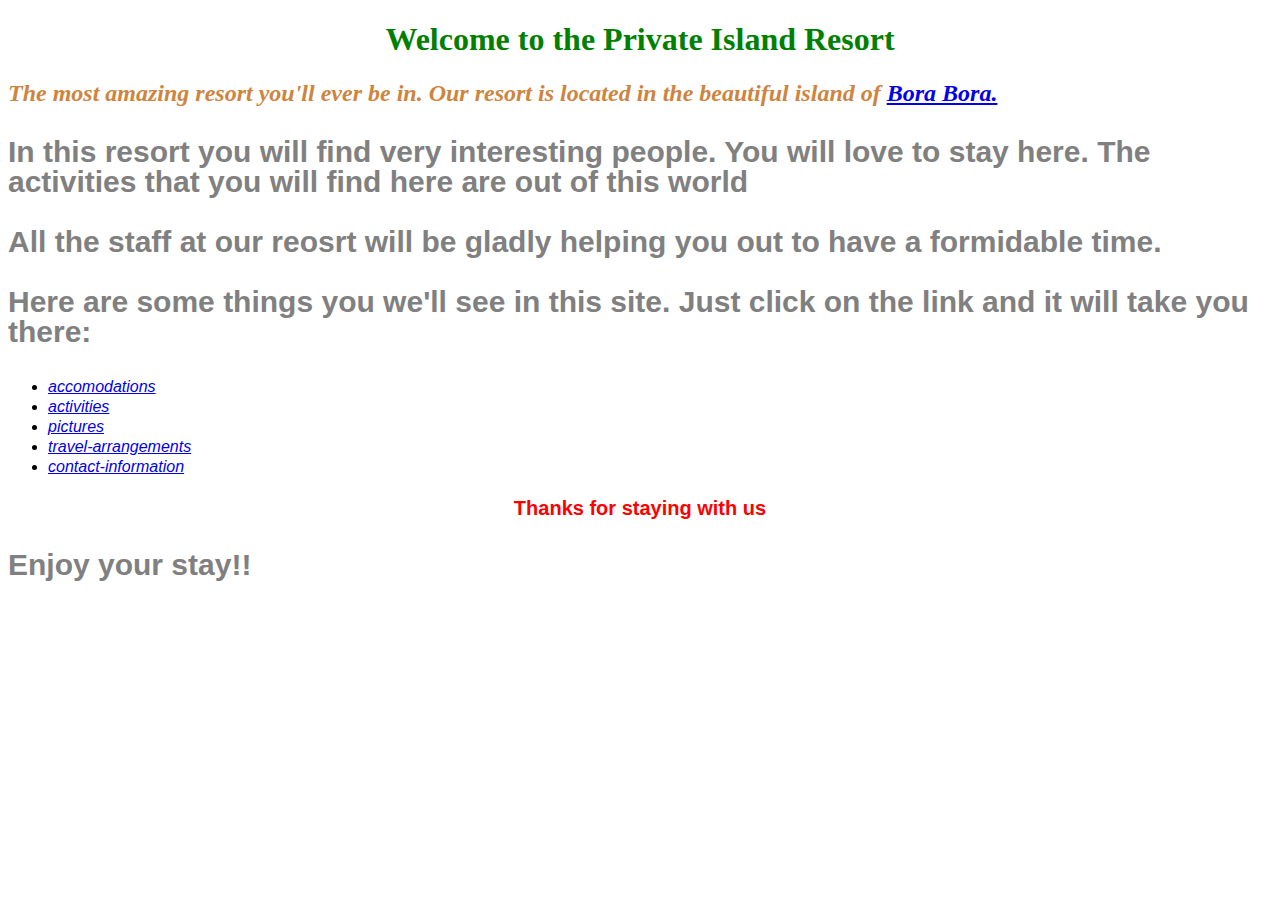
<file: index.html>
<!DOCTYPE html>
<html>
  <head>
    <link href="css/styles.css" rel="stylesheet" type="text/css">
    <title>Private Island Resort</title>
  </head>
  <body>
    <h1>Welcome to the Private Island Resort</h1>
    <h2>The most amazing resort you'll ever be in. Our resort is located in the beautiful island of <a href="http://www.borabora.com">Bora Bora.</a> 
    </h2>
   
    <p>In this resort you will find very interesting people. You will love to stay here. The activities that you will find here are out of this world</p>
    <p>All the staff at our reosrt will be gladly helping you out to have a formidable time.</p>

    <p>Here are some things you we'll see in this site. Just click on the link and it will take you there:</p>
    <ul>
      <li><a href="accomodations.html">accomodations</a></li>
      <li><a href="activities.html">activities</a></li>
      <li><a href="pictures.html">pictures</a></li>
      <li><a href="travel-arrangements.html">travel-arrangements</a></li>
      <li><a href="contact-information.html">contact-information</a></li>
      </ul>
    <h3>Thanks for staying with us</h3>
      <p>Enjoy your stay!!</p>
    
  </body>
</html>
</file>
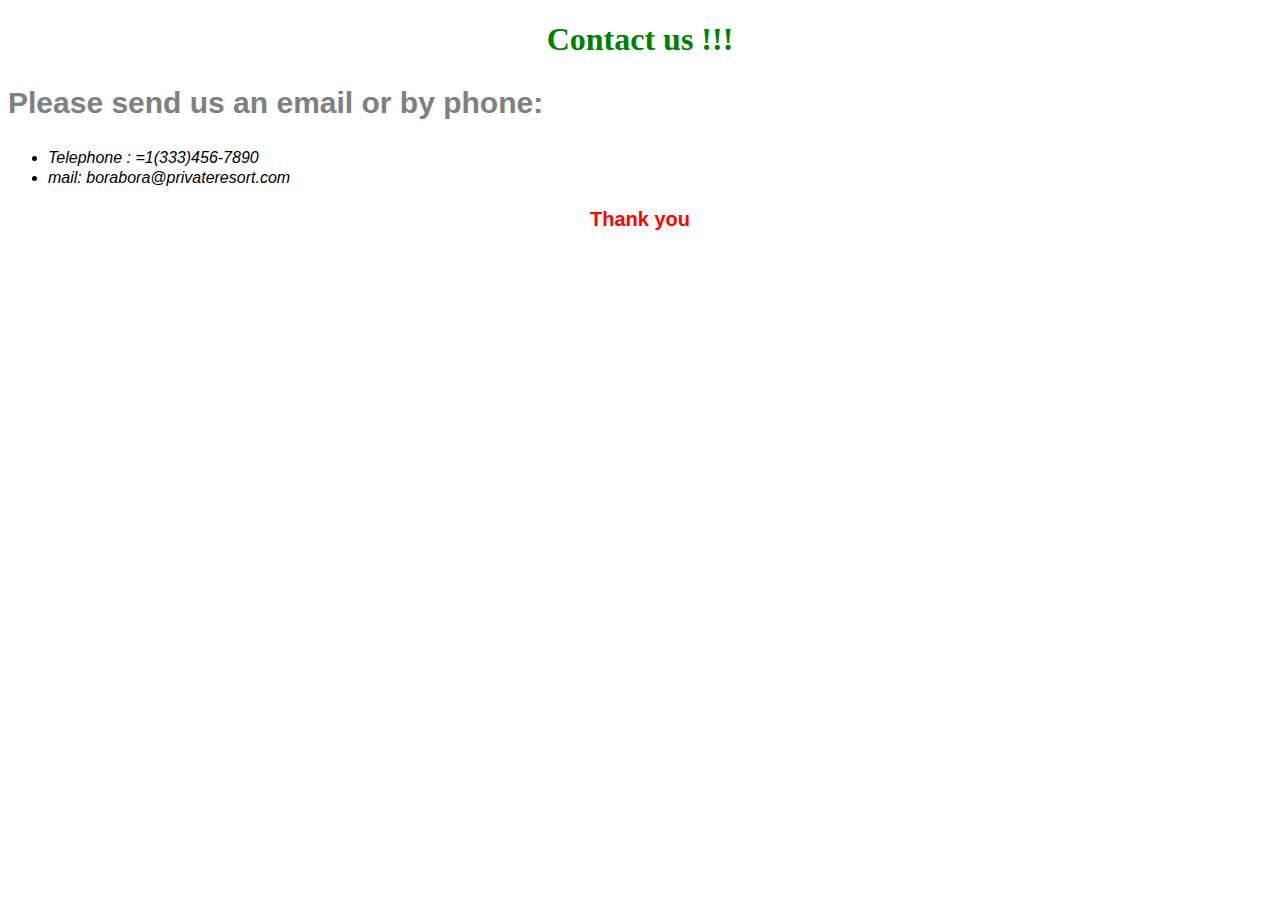
<file: contact-information.html>
<!DOCTYPE html>
<html lang="en">
<head>
  <link href="css/styles.css" rel="stylesheet" type="text/css">
  <meta charset="UTF-8">
  <meta http-equiv="X-UA-Compatible" content="IE=edge">
  <meta name="viewport" content="width=device-width, initial-scale=1.0">
  <title>Contact Information</title>
</head>
<body>
  <h1>Contact us !!!</h1>
  <p>Please send us an email or by phone:</p>
  <ul>
    <li>Telephone : =1(333)456-7890</li>
    <li>mail: borabora@privateresort.com</li>
  </ul>
  <h3>Thank you</h3>
</body>
</html>
</file>
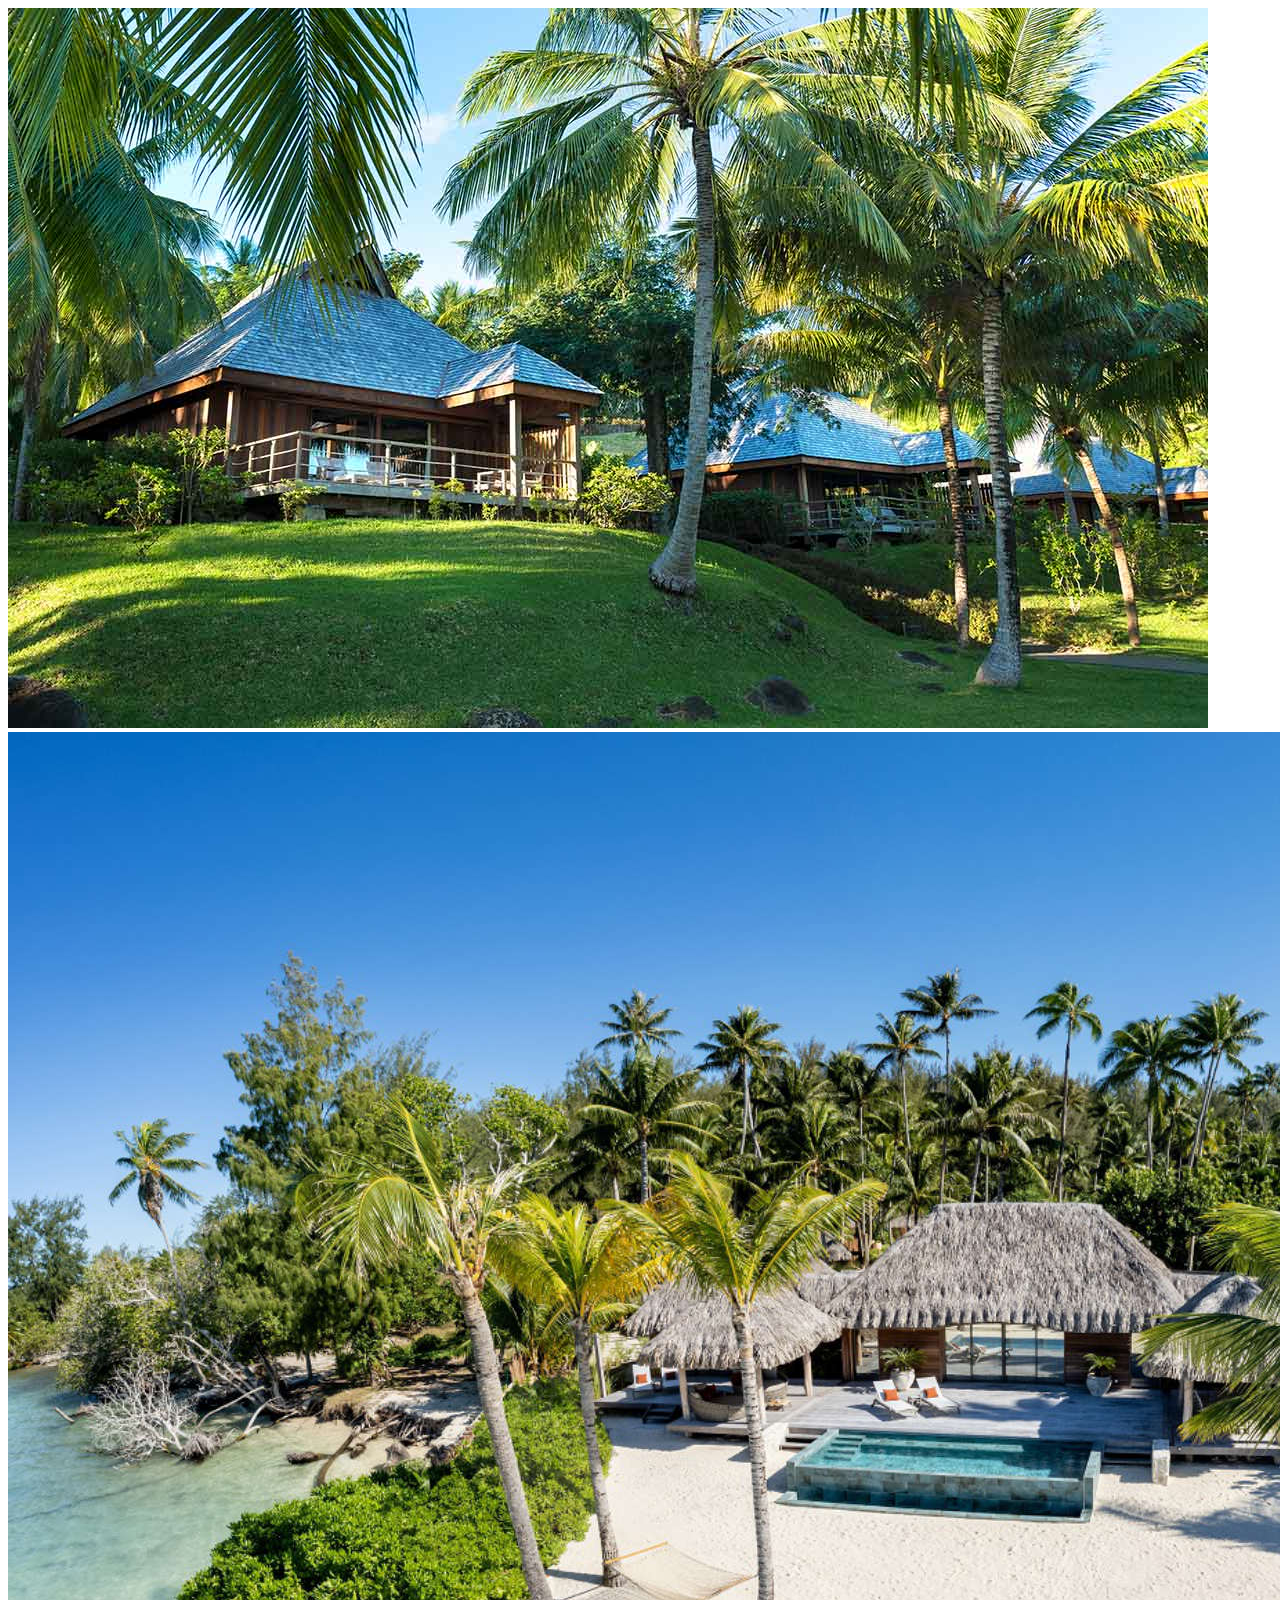
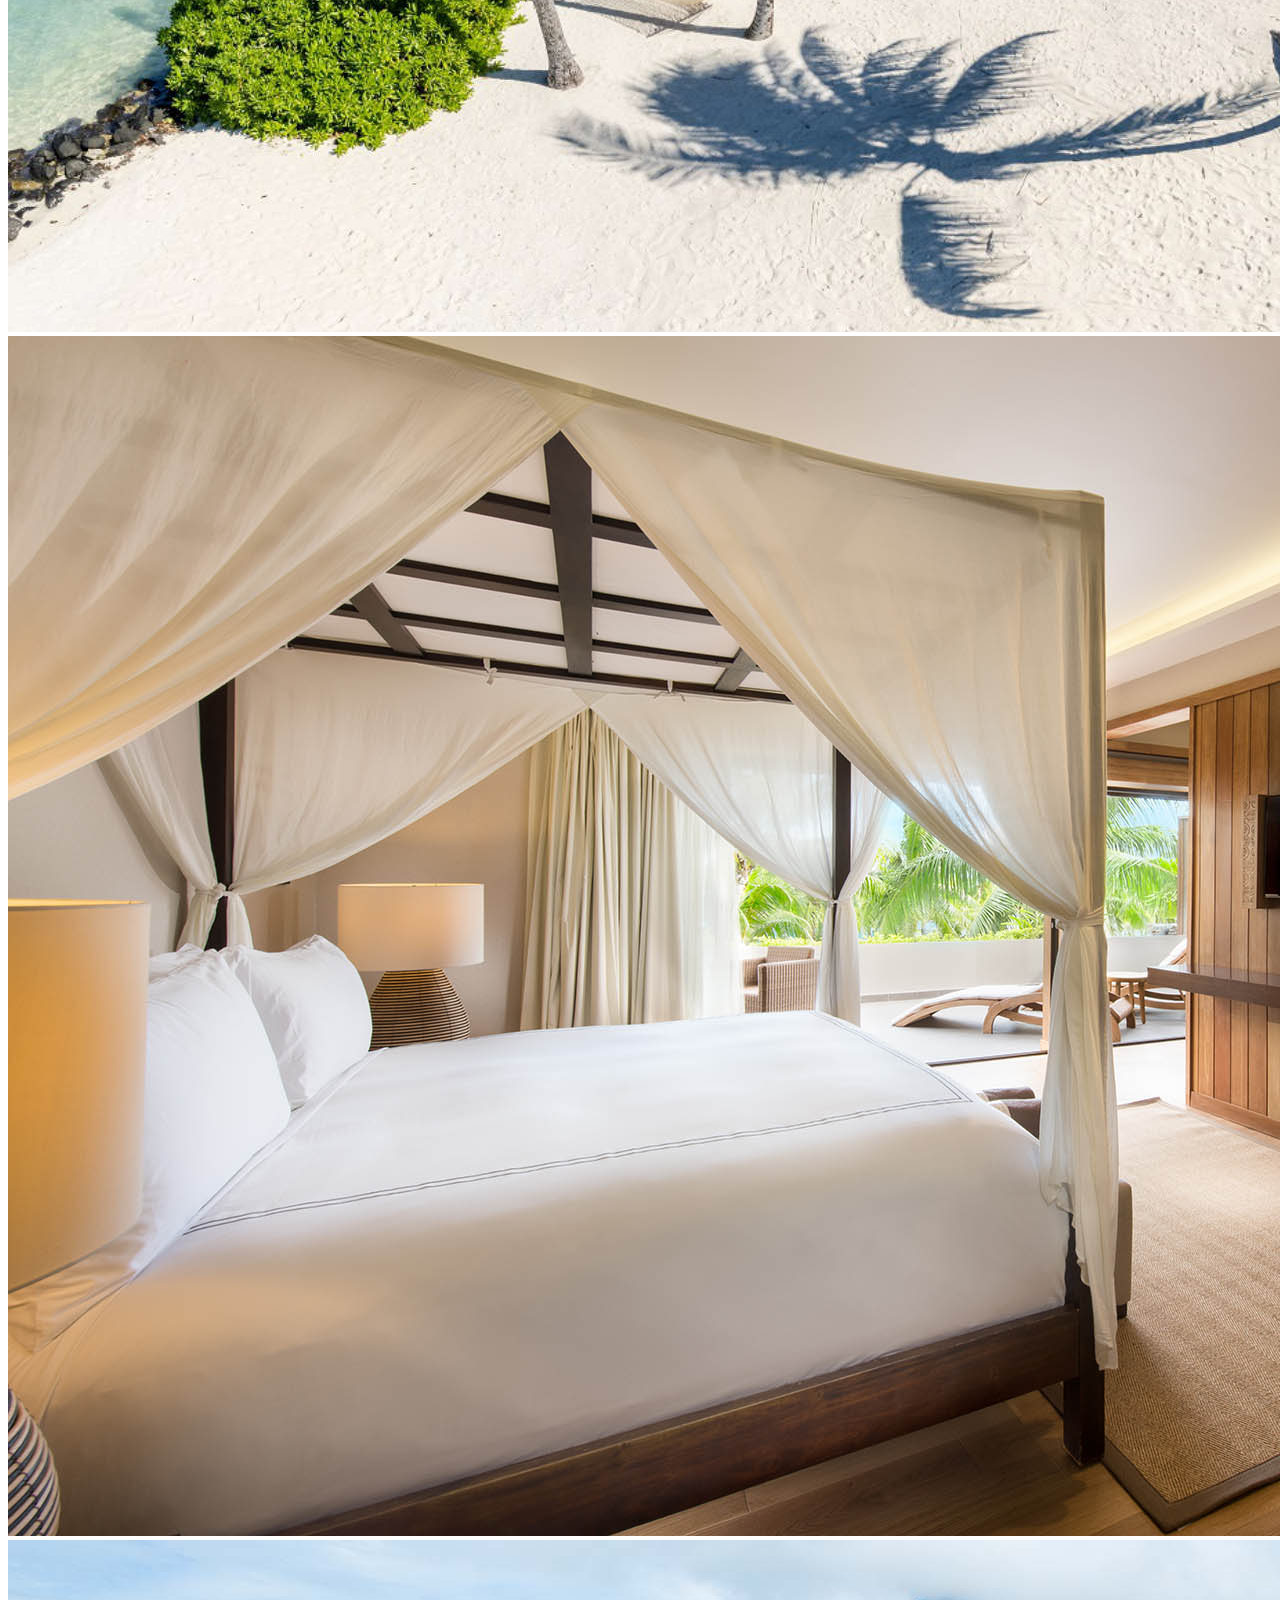
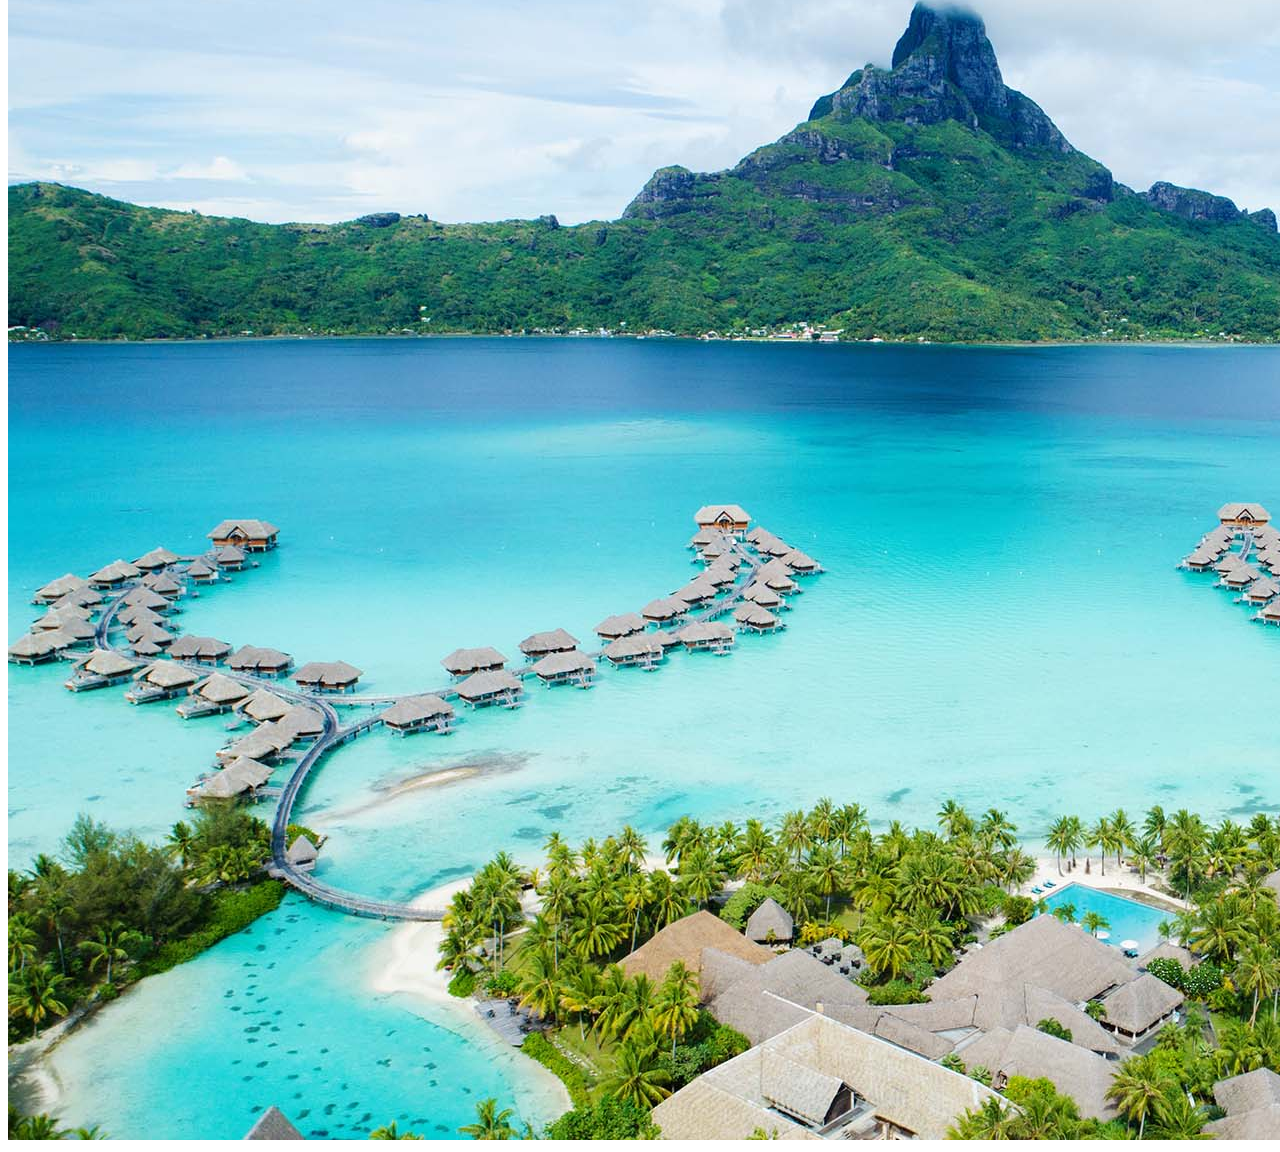
<file: pictures.html>
<!DOCTYPE html>
<html lang="en">
<head>
  <meta charset="UTF-8">
  <meta http-equiv="X-UA-Compatible" content="IE=edge">
  <meta name="viewport" content="width=>, initial-scale=1.0">
  <title>Pictures</title>
</head>
<body>
  <img src="img/hotel1.jpeg" alt="A picture of the lobby">

  <img src="img/hotel2.jpeg" alt="A picture of the pool">

  <img src="img/hotel3.jpg" alt="A pciture of the room">

  <img src="img/hotel4.jpg" alt="A picture of the beach">
</body>
</html>
</file>
<file: css/styles.css>
h1{
  color:green;
  text-align:center;
}

h2{
  font-style: italic;
  text-align: left;
  color:peru;
}

h3{
  font-size: 20px;
  text-align: center;
  font-family: Impact, Haettenschweiler, 'Arial Narrow Bold', sans-serif;
  color: red;
}

p{
  color:gray;
  font-family:'Gill Sans', 'Gill Sans MT', Calibri, 'Trebuchet MS', sans-serif;
  font-size: 30px;
  font-weight: bolder;
  line-height: 30px;   
}

ul{
  text-align: left;
  font-family: Arial, Helvetica, sans-serif;
  font-style: italic;
  line-height: 20px;
}
</file>
